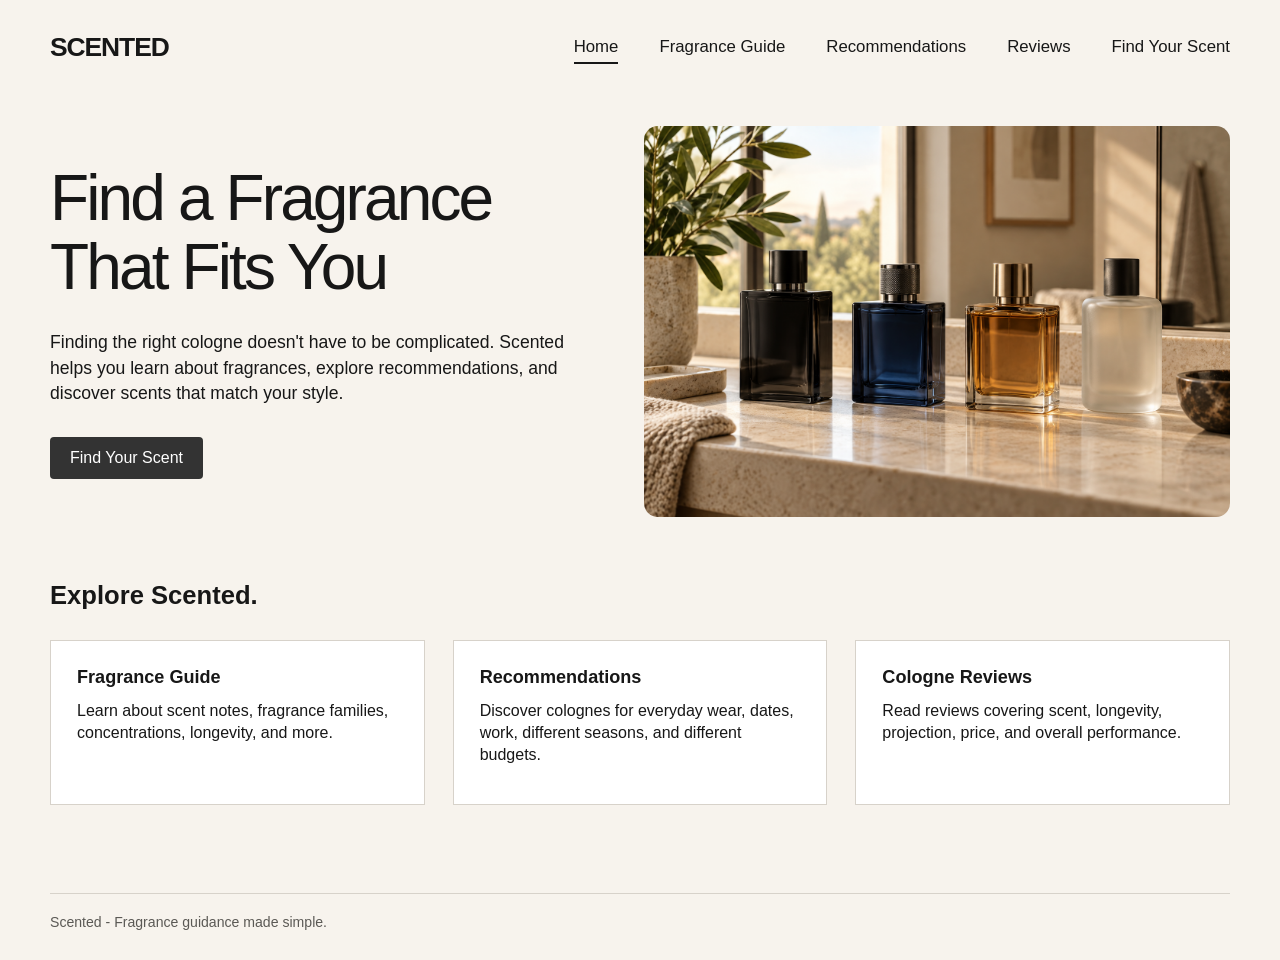
<file: index.html>
<!doctype html>
<html lang="en">
<head>
  <!-- Author: Broedy Godfrey -->
  <meta charset="utf-8">
  <meta name="viewport" content="width=device-width, initial-scale=1">
  <meta name="description" content="Scented helps you learn about cologne and find a fragrance that fits your style.">
  <title>Scented | Home</title>
  <link rel="stylesheet" href="css/styles.css">
  <style>
    /* Internal CSS: page-specific home treatment */
    .home-page .page-shell { padding-top: 10px; }
  </style>
</head>
<body class="home-page">
  <header class="site-header">
    <a class="brand" href="index.html">SCENTED</a>
    <nav class="site-nav" aria-label="Main navigation">
      <a href="index.html" aria-current="page">Home</a>
      <a href="fragrance-guide.html">Fragrance Guide</a>
      <a href="recommendations.html">Recommendations</a>
      <a href="reviews.html">Reviews</a>
      <a href="find-your-scent.html">Find Your Scent</a>
    </nav>
  </header>

  <main class="page-shell">
    <section class="hero">
      <div class="hero-copy">
        <h1>Find a Fragrance<br>That Fits You</h1>
        <p>Finding the right cologne doesn't have to be complicated. Scented helps you learn about fragrances, explore recommendations, and discover scents that match your style.</p>
        <a class="button" href="find-your-scent.html" style="min-width: 126px; text-align: center;">Find Your Scent</a>
      </div>
      <img class="hero-image" src="images/fragrance-hero.png" alt="Four cologne bottles arranged on a warm stone vanity">
    </section>

    <section class="home-section" aria-labelledby="explore-heading">
      <h2 id="explore-heading">Explore Scented.</h2>
      <div class="card-grid">
        <a class="info-card" href="fragrance-guide.html">
          <h3>Fragrance Guide</h3>
          <p>Learn about scent notes, fragrance families, concentrations, longevity, and more.</p>
        </a>
        <a class="info-card" href="recommendations.html">
          <h3>Recommendations</h3>
          <p>Discover colognes for everyday wear, dates, work, different seasons, and different budgets.</p>
        </a>
        <a class="info-card" href="reviews.html">
          <h3>Cologne Reviews</h3>
          <p>Read reviews covering scent, longevity, projection, price, and overall performance.</p>
        </a>
      </div>
    </section>
  </main>

  <footer class="site-footer">Scented - Fragrance guidance made simple.</footer>
</body>
</html>
</file>
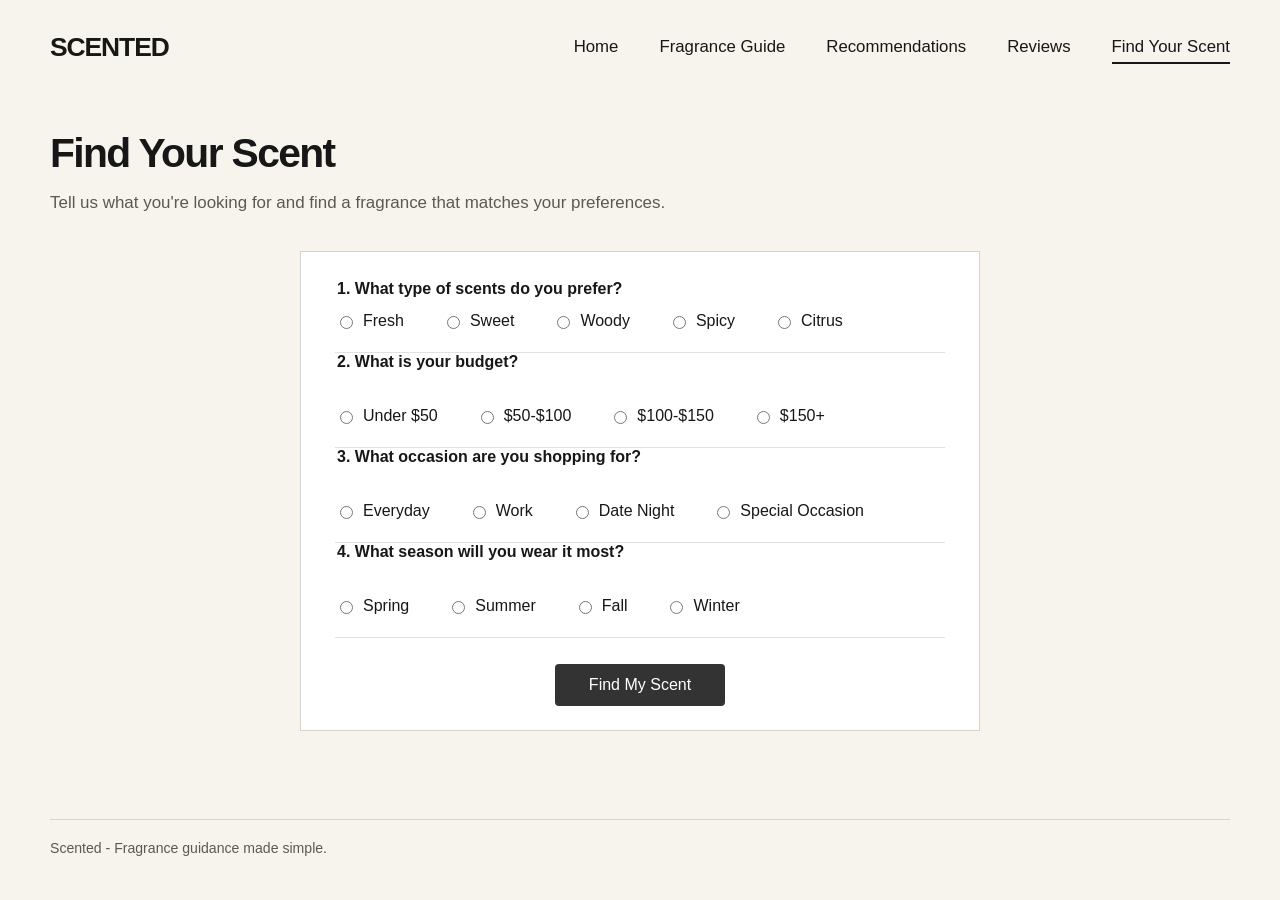
<file: find-your-scent.html>
<!doctype html>
<html lang="en">
<head>
  <!-- Author: Broedy Godfrey -->
  <meta charset="utf-8">
  <meta name="viewport" content="width=device-width, initial-scale=1">
  <meta name="description" content="Answer four simple questions to find a cologne that matches your preferences.">
  <title>Scented | Find Your Scent</title>
  <link rel="stylesheet" href="css/styles.css">
  <style>
    /* Internal CSS: gives the quiz page its centered Figma layout. */
    .quiz-page .page-intro { margin-bottom: 38px; }
  </style>
</head>
<body class="quiz-page">
  <header class="site-header">
    <a class="brand" href="index.html">SCENTED</a>
    <nav class="site-nav" aria-label="Main navigation">
      <a href="index.html">Home</a>
      <a href="fragrance-guide.html">Fragrance Guide</a>
      <a href="recommendations.html">Recommendations</a>
      <a href="reviews.html">Reviews</a>
      <a href="find-your-scent.html" aria-current="page">Find Your Scent</a>
    </nav>
  </header>

  <main class="page-shell">
    <header class="page-intro">
      <h1>Find Your Scent</h1>
      <p>Tell us what you're looking for and find a fragrance that matches your preferences.</p>
    </header>

    <form id="scent-quiz" class="quiz-panel">
      <fieldset class="question-group">
        <legend>1. What type of scents do you prefer?</legend>
        <div class="option-row">
          <label><input type="radio" name="scent" value="fresh"> Fresh</label>
          <label><input type="radio" name="scent" value="sweet"> Sweet</label>
          <label><input type="radio" name="scent" value="woody"> Woody</label>
          <label><input type="radio" name="scent" value="spicy"> Spicy</label>
          <label><input type="radio" name="scent" value="citrus"> Citrus</label>
        </div>
      </fieldset>

      <fieldset class="question-group">
        <legend>2. What is your budget?</legend>
        <div class="option-row">
          <label><input type="radio" name="budget" value="under-50"> Under $50</label>
          <label><input type="radio" name="budget" value="50-100"> $50-$100</label>
          <label><input type="radio" name="budget" value="100-150"> $100-$150</label>
          <label><input type="radio" name="budget" value="150-plus"> $150+</label>
        </div>
      </fieldset>

      <fieldset class="question-group">
        <legend>3. What occasion are you shopping for?</legend>
        <div class="option-row">
          <label><input type="radio" name="occasion" value="everyday"> Everyday</label>
          <label><input type="radio" name="occasion" value="work"> Work</label>
          <label><input type="radio" name="occasion" value="date-night"> Date Night</label>
          <label><input type="radio" name="occasion" value="special"> Special Occasion</label>
        </div>
      </fieldset>

      <fieldset class="question-group">
        <legend>4. What season will you wear it most?</legend>
        <div class="option-row">
          <label><input type="radio" name="season" value="spring"> Spring</label>
          <label><input type="radio" name="season" value="summer"> Summer</label>
          <label><input type="radio" name="season" value="fall"> Fall</label>
          <label><input type="radio" name="season" value="winter"> Winter</label>
        </div>
      </fieldset>

      <div class="quiz-actions">
        <button class="button" type="submit" style="min-width: 170px;">Find My Scent</button>
        <p id="quiz-result" class="quiz-result" aria-live="polite"></p>
      </div>
    </form>
  </main>

  <footer class="site-footer">Scented - Fragrance guidance made simple.</footer>
  <script src="js/script.js"></script>
</body>
</html>
</file>
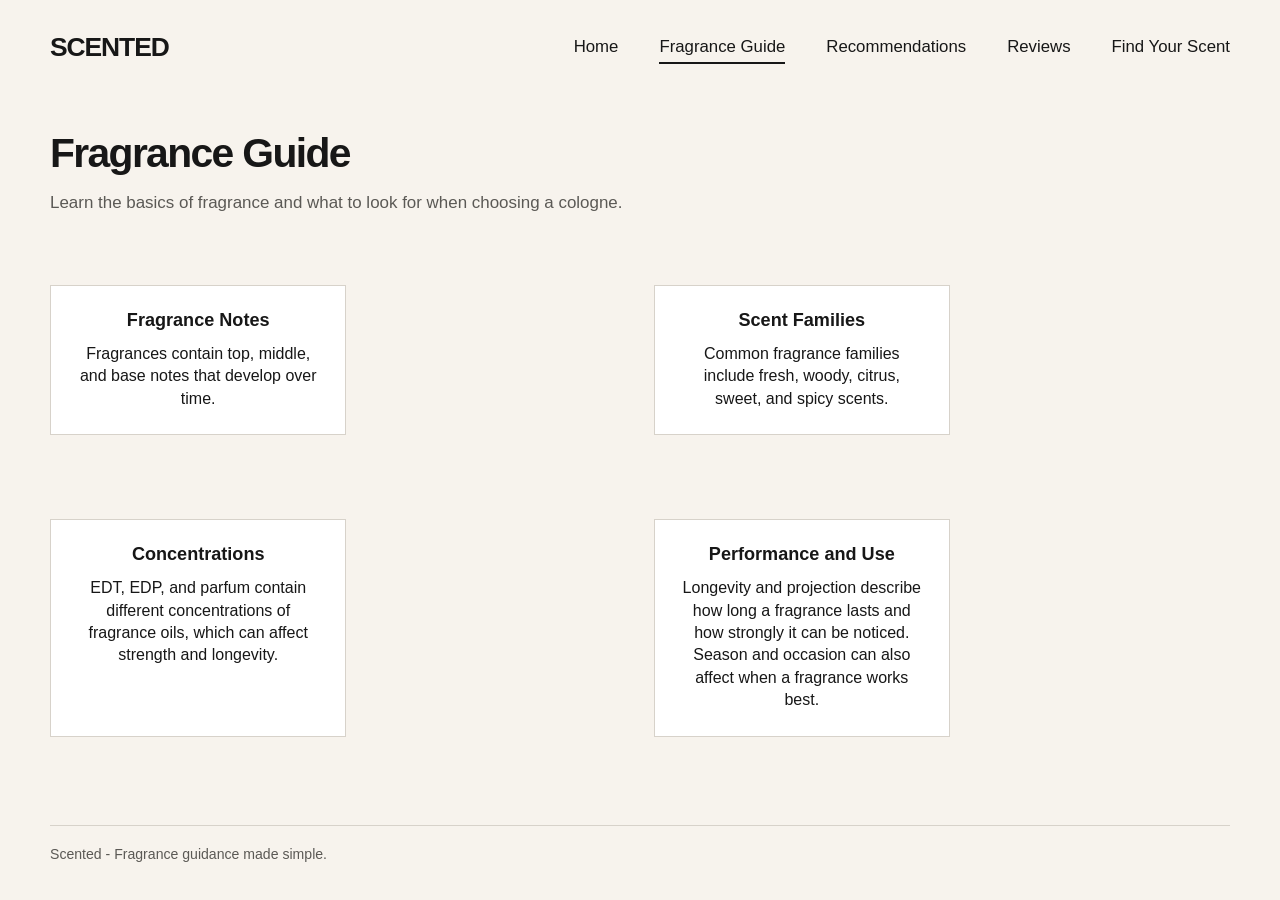
<file: fragrance-guide.html>
<!doctype html>
<html lang="en">
<head>
  <!-- Author: Broedy Godfrey -->
  <meta charset="utf-8">
  <meta name="viewport" content="width=device-width, initial-scale=1">
  <meta name="description" content="Learn the basics of fragrance notes, families, concentrations, and performance.">
  <title>Scented | Fragrance Guide</title>
  <link rel="stylesheet" href="css/styles.css">
  <style>
    /* Internal CSS: keeps this page close to the wide Figma spacing. */
    .guide-page .page-intro { margin-bottom: 72px; }
  </style>
</head>
<body class="guide-page">
  <header class="site-header">
    <a class="brand" href="index.html">SCENTED</a>
    <nav class="site-nav" aria-label="Main navigation">
      <a href="index.html">Home</a>
      <a href="fragrance-guide.html" aria-current="page">Fragrance Guide</a>
      <a href="recommendations.html">Recommendations</a>
      <a href="reviews.html">Reviews</a>
      <a href="find-your-scent.html">Find Your Scent</a>
    </nav>
  </header>

  <main class="page-shell">
    <header class="page-intro">
      <h1>Fragrance Guide</h1>
      <p>Learn the basics of fragrance and what to look for when choosing a cologne.</p>
    </header>

    <section class="guide-grid" aria-label="Fragrance basics">
      <article class="guide-card">
        <h2>Fragrance Notes</h2>
        <p>Fragrances contain top, middle, and base notes that develop over time.</p>
      </article>
      <article class="guide-card">
        <h2>Scent Families</h2>
        <p>Common fragrance families include fresh, woody, citrus, sweet, and spicy scents.</p>
      </article>
      <article class="guide-card">
        <h2>Concentrations</h2>
        <p>EDT, EDP, and parfum contain different concentrations of fragrance oils, which can affect strength and longevity.</p>
      </article>
      <article class="guide-card">
        <h2>Performance and Use</h2>
        <p>Longevity and projection describe how long a fragrance lasts and how strongly it can be noticed. Season and occasion can also affect when a fragrance works best.</p>
      </article>
    </section>
  </main>

  <footer class="site-footer">Scented - Fragrance guidance made simple.</footer>
</body>
</html>
</file>
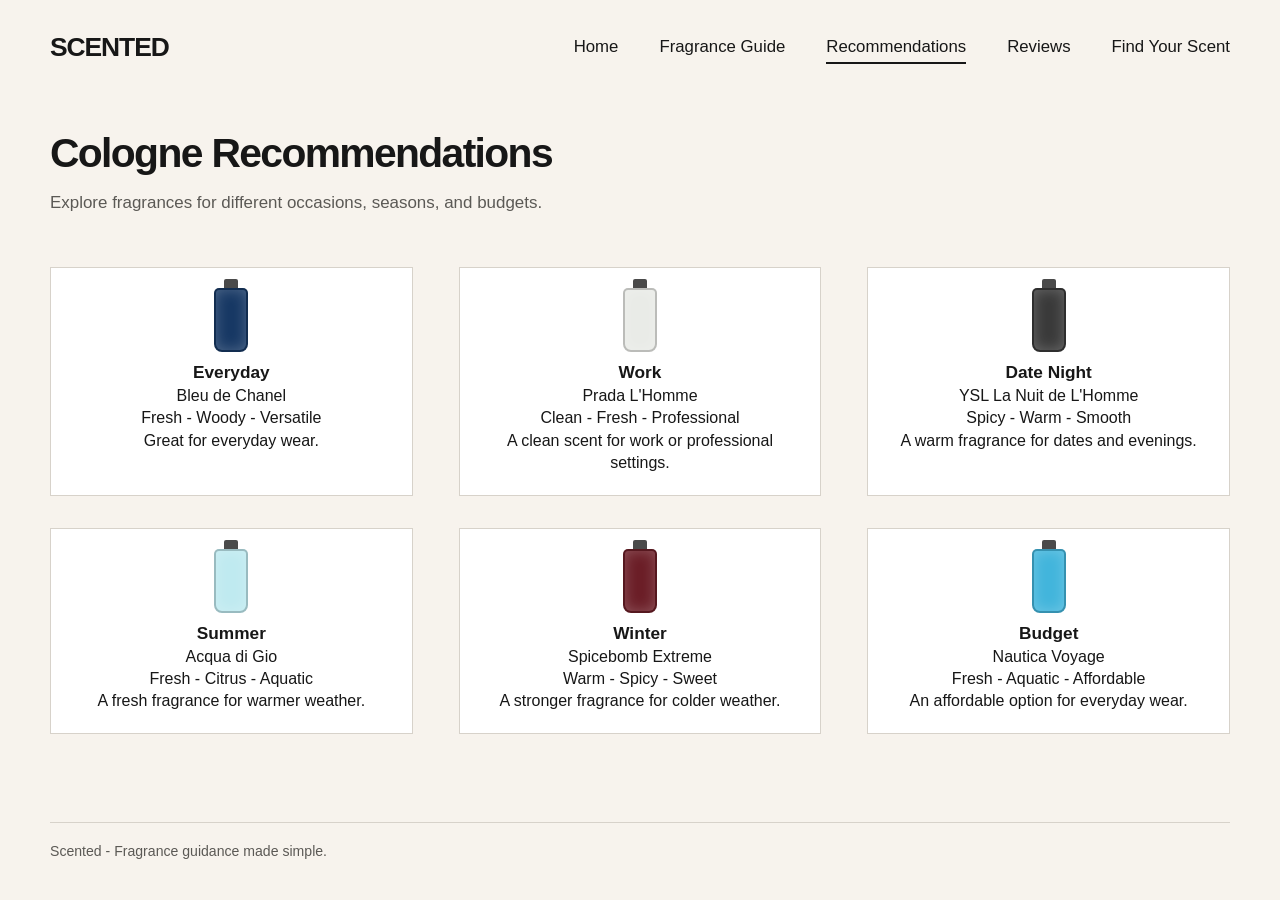
<file: recommendations.html>
<!doctype html>
<html lang="en">
<head>
  <!-- Author: Broedy Godfrey -->
  <meta charset="utf-8">
  <meta name="viewport" content="width=device-width, initial-scale=1">
  <meta name="description" content="Explore cologne recommendations for different occasions, seasons, and budgets.">
  <title>Scented | Recommendations</title>
  <link rel="stylesheet" href="css/styles.css">
  <style>
    /* Internal CSS: individual bottle colors for this page. */
    .blue { background: #173864; }
    .clear { background: #e9ebe7; }
    .charcoal { background: #3a3a3a; }
    .aqua { background: #bfeaf0; }
    .burgundy { background: #6b1e27; }
    .sky { background: #42b5dc; }
  </style>
</head>
<body>
  <header class="site-header">
    <a class="brand" href="index.html">SCENTED</a>
    <nav class="site-nav" aria-label="Main navigation">
      <a href="index.html">Home</a>
      <a href="fragrance-guide.html">Fragrance Guide</a>
      <a href="recommendations.html" aria-current="page">Recommendations</a>
      <a href="reviews.html">Reviews</a>
      <a href="find-your-scent.html">Find Your Scent</a>
    </nav>
  </header>

  <main class="page-shell">
    <header class="page-intro">
      <h1>Cologne Recommendations</h1>
      <p>Explore fragrances for different occasions, seasons, and budgets.</p>
    </header>

    <section class="recommendation-grid" aria-label="Recommended colognes">
      <article class="recommendation-card">
        <div class="bottle-icon blue" aria-hidden="true"></div>
        <h2>Everyday</h2>
        <p class="product-name">Bleu de Chanel</p>
        <p>Fresh - Woody - Versatile</p>
        <p>Great for everyday wear.</p>
      </article>
      <article class="recommendation-card">
        <div class="bottle-icon clear" aria-hidden="true"></div>
        <h2>Work</h2>
        <p class="product-name">Prada L'Homme</p>
        <p>Clean - Fresh - Professional</p>
        <p>A clean scent for work or professional settings.</p>
      </article>
      <article class="recommendation-card">
        <div class="bottle-icon charcoal" aria-hidden="true"></div>
        <h2>Date Night</h2>
        <p class="product-name">YSL La Nuit de L'Homme</p>
        <p>Spicy - Warm - Smooth</p>
        <p>A warm fragrance for dates and evenings.</p>
      </article>
      <article class="recommendation-card">
        <div class="bottle-icon aqua" aria-hidden="true"></div>
        <h2>Summer</h2>
        <p class="product-name">Acqua di Gio</p>
        <p>Fresh - Citrus - Aquatic</p>
        <p>A fresh fragrance for warmer weather.</p>
      </article>
      <article class="recommendation-card">
        <div class="bottle-icon burgundy" aria-hidden="true"></div>
        <h2>Winter</h2>
        <p class="product-name">Spicebomb Extreme</p>
        <p>Warm - Spicy - Sweet</p>
        <p>A stronger fragrance for colder weather.</p>
      </article>
      <article class="recommendation-card">
        <div class="bottle-icon sky" aria-hidden="true"></div>
        <h2>Budget</h2>
        <p class="product-name">Nautica Voyage</p>
        <p>Fresh - Aquatic - Affordable</p>
        <p>An affordable option for everyday wear.</p>
      </article>
    </section>
  </main>

  <footer class="site-footer">Scented - Fragrance guidance made simple.</footer>
</body>
</html>
</file>
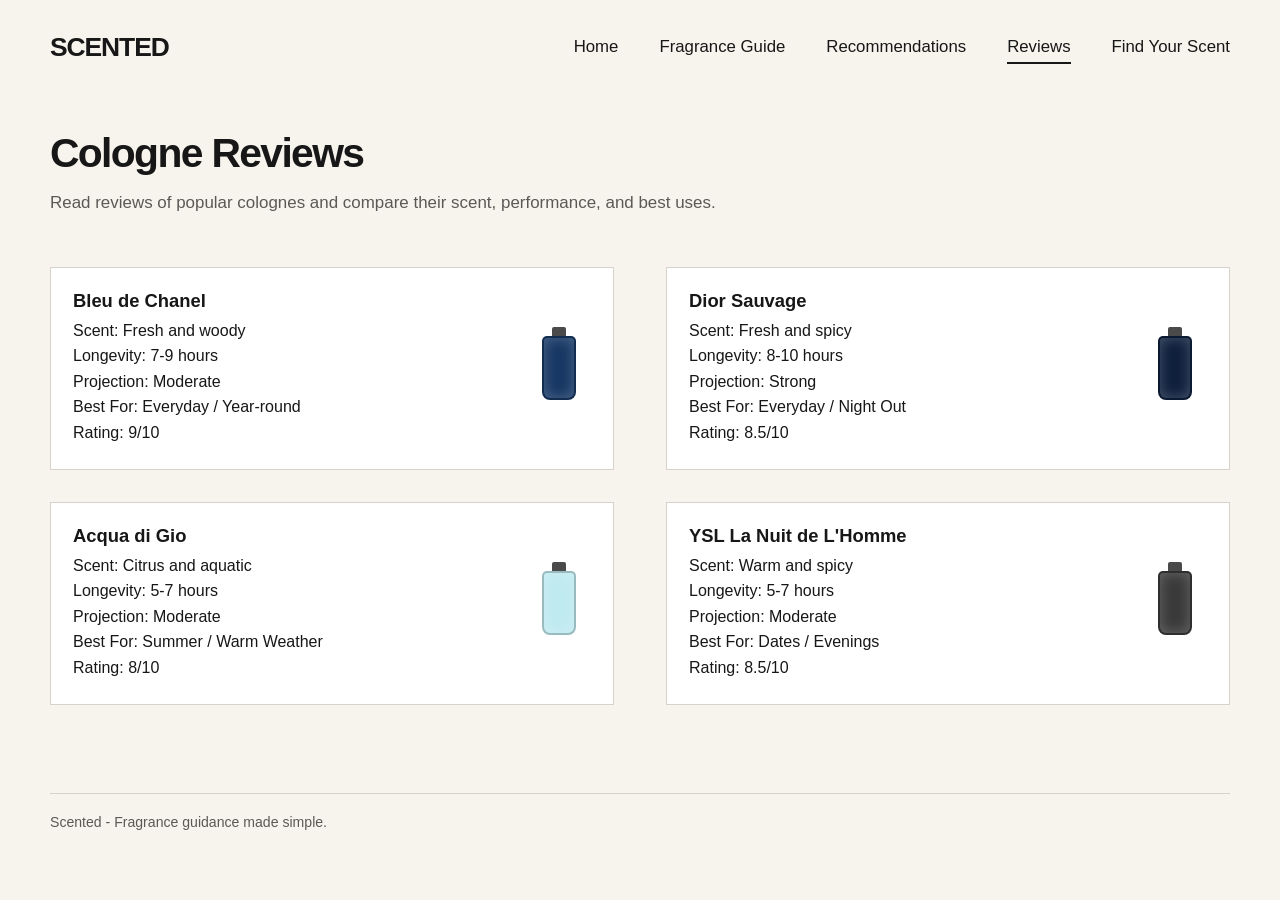
<file: reviews.html>
<!doctype html>
<html lang="en">
<head>
  <!-- Author: Broedy Godfrey -->
  <meta charset="utf-8">
  <meta name="viewport" content="width=device-width, initial-scale=1">
  <meta name="description" content="Read simple reviews of popular colognes and compare performance and best uses.">
  <title>Scented | Reviews</title>
  <link rel="stylesheet" href="css/styles.css">
  <style>
    /* Internal CSS: bottle colors used in review cards. */
    .blue { background: #173864; }
    .navy { background: #0f203d; }
    .aqua { background: #bfeaf0; }
    .charcoal { background: #3a3a3a; }
  </style>
</head>
<body>
  <header class="site-header">
    <a class="brand" href="index.html">SCENTED</a>
    <nav class="site-nav" aria-label="Main navigation">
      <a href="index.html">Home</a>
      <a href="fragrance-guide.html">Fragrance Guide</a>
      <a href="recommendations.html">Recommendations</a>
      <a href="reviews.html" aria-current="page">Reviews</a>
      <a href="find-your-scent.html">Find Your Scent</a>
    </nav>
  </header>

  <main class="page-shell">
    <header class="page-intro">
      <h1>Cologne Reviews</h1>
      <p>Read reviews of popular colognes and compare their scent, performance, and best uses.</p>
    </header>

    <section class="review-grid" aria-label="Cologne reviews">
      <article class="review-card">
        <div>
          <h2>Bleu de Chanel</h2>
          <p>Scent: Fresh and woody</p>
          <p>Longevity: 7-9 hours</p>
          <p>Projection: Moderate</p>
          <p>Best For: Everyday / Year-round</p>
          <p>Rating: 9/10</p>
        </div>
        <div class="bottle-icon blue" aria-hidden="true"></div>
      </article>
      <article class="review-card">
        <div>
          <h2>Dior Sauvage</h2>
          <p>Scent: Fresh and spicy</p>
          <p>Longevity: 8-10 hours</p>
          <p>Projection: Strong</p>
          <p>Best For: Everyday / Night Out</p>
          <p>Rating: 8.5/10</p>
        </div>
        <div class="bottle-icon navy" aria-hidden="true"></div>
      </article>
      <article class="review-card">
        <div>
          <h2>Acqua di Gio</h2>
          <p>Scent: Citrus and aquatic</p>
          <p>Longevity: 5-7 hours</p>
          <p>Projection: Moderate</p>
          <p>Best For: Summer / Warm Weather</p>
          <p>Rating: 8/10</p>
        </div>
        <div class="bottle-icon aqua" aria-hidden="true"></div>
      </article>
      <article class="review-card">
        <div>
          <h2>YSL La Nuit de L'Homme</h2>
          <p>Scent: Warm and spicy</p>
          <p>Longevity: 5-7 hours</p>
          <p>Projection: Moderate</p>
          <p>Best For: Dates / Evenings</p>
          <p>Rating: 8.5/10</p>
        </div>
        <div class="bottle-icon charcoal" aria-hidden="true"></div>
      </article>
    </section>
  </main>

  <footer class="site-footer">Scented - Fragrance guidance made simple.</footer>
</body>
</html>
</file>
<file: css/styles.css>
:root {
  --ink: #171717;
  --paper: #f7f3ed;
  --card: #ffffff;
  --line: #d7d2ca;
  --muted: #5b5955;
  --button: #333333;
}

* {
  box-sizing: border-box;
}

html {
  font-family: Arial, Helvetica, sans-serif;
  color: var(--ink);
  background: #202020;
}

body {
  margin: 0;
  min-height: 100vh;
  background: var(--paper);
}

a {
  color: inherit;
}

.site-header {
  width: min(1180px, calc(100% - 44px));
  margin: 0 auto;
  padding: 30px 0 24px;
  display: flex;
  align-items: center;
  justify-content: space-between;
  gap: 36px;
}

.brand {
  font-size: 1.65rem;
  font-weight: 800;
  text-decoration: none;
  letter-spacing: -0.04em;
}

.site-nav {
  display: flex;
  flex-wrap: wrap;
  justify-content: flex-end;
  gap: clamp(18px, 3.2vw, 54px);
}

.site-nav a {
  position: relative;
  padding: 7px 0;
  font-size: 1.05rem;
  text-decoration: none;
}

.site-nav a:hover,
.site-nav a:focus-visible {
  color: #6a4d24;
}

.site-nav a[aria-current="page"]::after {
  content: "";
  position: absolute;
  right: 0;
  bottom: 0;
  left: 0;
  height: 2px;
  background: var(--ink);
}

.page-shell {
  width: min(1180px, calc(100% - 44px));
  margin: 0 auto;
  padding: 42px 0 88px;
}

.page-intro {
  margin-bottom: 54px;
}

.page-intro h1,
.section-heading {
  margin: 0 0 16px;
  font-size: clamp(2rem, 4vw, 2.55rem);
  letter-spacing: -0.04em;
}

.page-intro p {
  margin: 0;
  color: var(--muted);
  font-size: 1.06rem;
}

.hero {
  display: grid;
  grid-template-columns: 0.95fr 1.05fr;
  align-items: center;
  gap: 64px;
  padding: 28px 0 48px;
}

.hero-copy h1 {
  margin: 0 0 28px;
  font-size: clamp(2.55rem, 5vw, 4.2rem);
  font-weight: 500;
  line-height: 1.08;
  letter-spacing: -0.045em;
}

.hero-copy p {
  max-width: 540px;
  margin: 0 0 30px;
  font-size: 1.1rem;
  line-height: 1.45;
}

.button {
  display: inline-block;
  border: 0;
  border-radius: 4px;
  padding: 12px 20px;
  background: var(--button);
  color: #fff;
  font: inherit;
  text-decoration: none;
  cursor: pointer;
}

.button:hover,
.button:focus-visible {
  background: #151515;
}

.hero-image {
  display: block;
  width: 100%;
  aspect-ratio: 3 / 2;
  object-fit: cover;
  border-radius: 14px;
}

.home-section {
  padding-top: 16px;
}

.home-section h2 {
  margin: 0 0 30px;
  font-size: 1.6rem;
}

.card-grid {
  display: grid;
  grid-template-columns: repeat(3, 1fr);
  gap: 28px;
}

.info-card,
.guide-card,
.recommendation-card,
.review-card,
.quiz-panel {
  border: 1px solid var(--line);
  background: var(--card);
}

.info-card {
  min-height: 165px;
  padding: 26px;
  text-decoration: none;
  transition: transform 160ms ease, box-shadow 160ms ease;
}

.info-card:hover,
.info-card:focus-visible {
  transform: translateY(-3px);
  box-shadow: 0 10px 28px rgb(35 27 18 / 10%);
}

.info-card h3,
.guide-card h2 {
  margin: 0 0 12px;
  font-size: 1.13rem;
}

.info-card p,
.guide-card p,
.recommendation-card p,
.review-card p {
  margin: 0;
  line-height: 1.4;
}

.guide-grid {
  display: grid;
  grid-template-columns: repeat(2, minmax(0, 1fr));
  gap: 84px min(24vw, 310px);
  max-width: 900px;
}

.guide-card {
  min-height: 145px;
  padding: 24px;
  text-align: center;
}

.recommendation-grid {
  display: grid;
  grid-template-columns: repeat(3, minmax(0, 1fr));
  gap: 32px 46px;
}

.recommendation-card {
  min-height: 180px;
  padding: 20px;
  text-align: center;
}

.bottle-icon {
  width: 34px;
  height: 64px;
  margin: 0 auto 10px;
  border: 2px solid rgb(0 0 0 / 20%);
  border-radius: 5px 5px 8px 8px;
  box-shadow: inset 0 0 14px rgb(255 255 255 / 24%);
}

.bottle-icon::before {
  content: "";
  display: block;
  width: 14px;
  height: 9px;
  margin: -11px auto 0;
  border-radius: 2px 2px 0 0;
  background: #4a4a4a;
}

.recommendation-card h2 {
  margin: 9px 0 2px;
  font-size: 1.08rem;
}

.recommendation-card .product-name {
  font-size: 1rem;
}

.review-grid {
  display: grid;
  grid-template-columns: repeat(2, minmax(0, 1fr));
  gap: 32px 52px;
}

.review-card {
  min-height: 190px;
  padding: 22px;
  display: grid;
  grid-template-columns: 1fr 64px;
  align-items: center;
  gap: 18px;
}

.review-card h2 {
  margin: 0 0 8px;
  font-size: 1.15rem;
}

.review-card p {
  margin: 3px 0;
}

.review-card .bottle-icon {
  margin: 0 auto;
}

.quiz-panel {
  width: min(680px, 100%);
  margin: 0 auto;
  padding: 28px 34px 24px;
}

.question-group {
  margin: 0;
  padding: 0 0 22px;
  border: 0;
  border-bottom: 1px solid #e5e1db;
}

.question-group + .question-group {
  padding-top: 22px;
}

.question-group legend {
  margin-bottom: 14px;
  font-weight: 700;
}

.option-row {
  display: flex;
  flex-wrap: wrap;
  gap: 14px 38px;
}

.option-row label {
  display: inline-flex;
  align-items: center;
  gap: 7px;
}

.quiz-actions {
  padding-top: 26px;
  text-align: center;
}

.quiz-result {
  display: none;
  margin: 22px 0 0;
  padding: 15px;
  border-left: 4px solid #8a6735;
  background: #f4eee4;
  text-align: left;
  line-height: 1.45;
}

.quiz-result.show {
  display: block;
}

.site-footer {
  width: min(1180px, calc(100% - 44px));
  margin: 0 auto;
  padding: 20px 0 30px;
  border-top: 1px solid var(--line);
  color: var(--muted);
  font-size: 0.88rem;
}

@media (max-width: 780px) {
  .site-header {
    align-items: flex-start;
    flex-direction: column;
  }

  .site-nav {
    justify-content: flex-start;
    gap: 10px 22px;
  }

  .hero {
    grid-template-columns: 1fr;
    gap: 34px;
  }

  .card-grid,
  .recommendation-grid,
  .review-grid,
  .guide-grid {
    grid-template-columns: 1fr;
    gap: 22px;
  }

  .guide-grid {
    max-width: none;
  }
}

@media (max-width: 480px) {
  .site-header,
  .page-shell,
  .site-footer {
    width: min(100% - 28px, 1180px);
  }

  .page-shell {
    padding-top: 24px;
  }

  .quiz-panel {
    padding: 22px 18px;
  }

  .option-row {
    flex-direction: column;
  }
}
</file>
